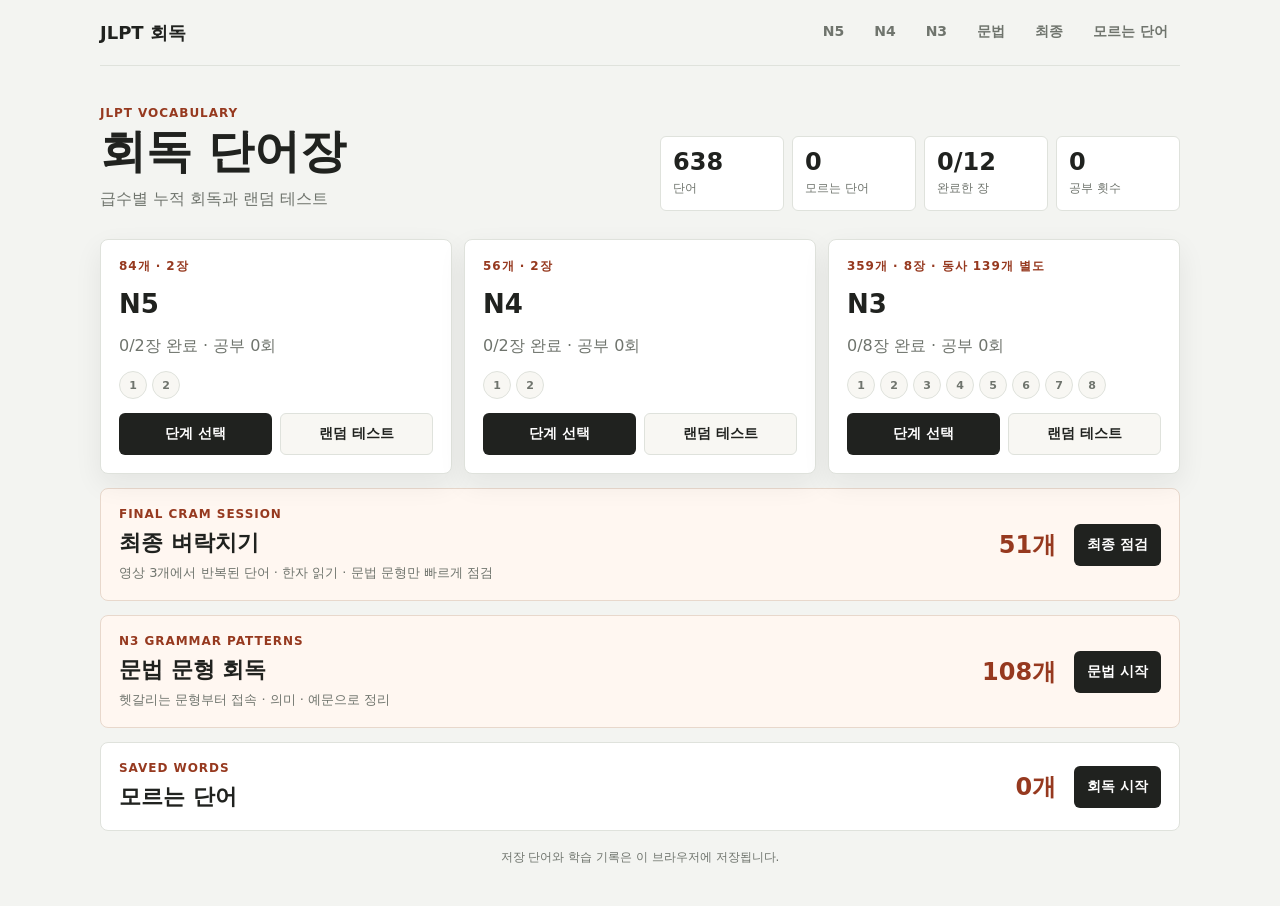
<file: index.html>
<!doctype html>
<html lang="ko">
<head>
  <meta charset="utf-8">
  <meta name="viewport" content="width=device-width, initial-scale=1">
  <title>JLPT 회독 단어장</title>
  <link rel="icon" href="data:,">
  <link rel="stylesheet" href="styles.css">
</head>
<body>
  <div class="app-shell">
    <header class="site-header">
      <a class="brand" href="./">JLPT 회독</a>
      <nav class="site-nav" aria-label="급수 이동">
        <a href="N5/">N5</a>
        <a href="N4/">N4</a>
        <a href="N3/">N3</a>
        <a href="grammar/">문법</a>
        <a href="final/">최종</a>
        <a href="review/">모르는 단어</a>
      </nav>
    </header>

    <main>
      <section class="page-intro">
        <div>
          <p class="eyebrow">JLPT VOCABULARY</p>
          <h1>회독 단어장</h1>
          <p class="intro-copy">급수별 누적 회독과 랜덤 테스트</p>
        </div>
        <div class="stats stats-four" aria-label="학습 요약">
          <div><strong id="totalWords">0</strong><span>단어</span></div>
          <div><strong id="savedWords">0</strong><span>모르는 단어</span></div>
          <div><strong id="completedWords">0/0</strong><span>완료한 장</span></div>
          <div><strong id="studyClicks">0</strong><span>공부 횟수</span></div>
        </div>
      </section>

      <section id="levelCards" class="level-grid" aria-label="급수 선택"></section>

      <a class="grammar-strip final-strip" href="final/">
        <div>
          <p class="eyebrow">FINAL CRAM SESSION</p>
          <h2>최종 벼락치기</h2>
          <p>영상 3개에서 반복된 단어 · 한자 읽기 · 문법 문형만 빠르게 점검</p>
        </div>
        <strong id="finalSessionCount">0개</strong>
        <span class="primary-link">최종 점검</span>
      </a>

      <a class="grammar-strip" href="grammar/">
        <div>
          <p class="eyebrow">N3 GRAMMAR PATTERNS</p>
          <h2>문법 문형 회독</h2>
          <p>헷갈리는 문형부터 접속 · 의미 · 예문으로 정리</p>
        </div>
        <strong id="grammarPatternCount">0개</strong>
        <span class="primary-link">문법 시작</span>
      </a>

      <a class="review-strip" href="review/">
        <div>
          <p class="eyebrow">SAVED WORDS</p>
          <h2>모르는 단어</h2>
        </div>
        <strong id="reviewCount">0개</strong>
        <span class="primary-link">회독 시작</span>
      </a>
    </main>

    <footer class="footer">저장 단어와 학습 기록은 이 브라우저에 저장됩니다.</footer>
  </div>

  <script src="data/jlpt_words_data.js"></script>
  <script src="data/jlpt_verbs_data.js"></script>
  <script src="data/jlpt_grammar_data.js"></script>
  <script src="data/jlpt_final_data.js"></script>
  <script src="scripts/core.js"></script>
  <script src="scripts/home.js"></script>
</body>
</html>
</file>
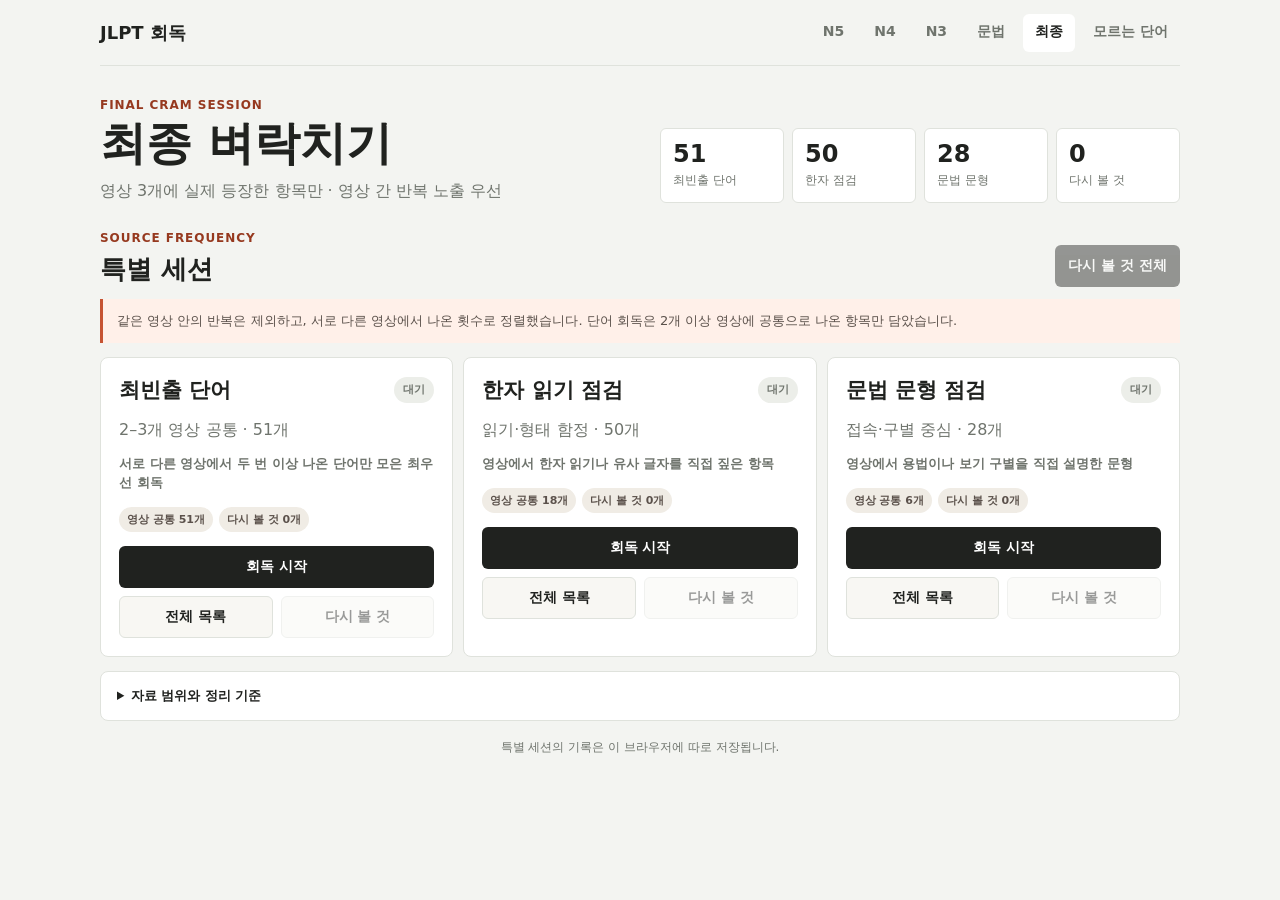
<file: final/index.html>
<!doctype html>
<html lang="ko">
<head>
  <meta charset="utf-8">
  <meta name="viewport" content="width=device-width, initial-scale=1">
  <title>최종 벼락치기 | JLPT 회독</title>
  <link rel="icon" href="data:,">
  <link rel="stylesheet" href="../styles.css">
</head>
<body>
  <div class="app-shell">
    <header class="site-header">
      <a class="brand" href="../">JLPT 회독</a>
      <nav class="site-nav" aria-label="학습 영역 이동">
        <a href="../N5/">N5</a><a href="../N4/">N4</a><a href="../N3/">N3</a><a href="../grammar/">문법</a><a class="active" href="./">최종</a><a href="../review/">모르는 단어</a>
      </nav>
    </header>

    <main aria-live="polite">
      <section class="page-intro level-intro final-intro">
        <div>
          <p class="eyebrow">FINAL CRAM SESSION</p>
          <h1>최종 벼락치기</h1>
          <p class="intro-copy">영상 3개에 실제 등장한 항목만 · 영상 간 반복 노출 우선</p>
        </div>
        <div class="stats stats-four">
          <div><strong id="finalWordCount">0</strong><span>최빈출 단어</span></div>
          <div><strong id="finalKanjiCount">0</strong><span>한자 점검</span></div>
          <div><strong id="finalGrammarCount">0</strong><span>문법 문형</span></div>
          <div><strong id="finalReviewCount">0</strong><span>다시 볼 것</span></div>
        </div>
      </section>

      <section id="finalDeckView">
        <div class="grammar-action-bar">
          <div><p class="eyebrow">SOURCE FREQUENCY</p><h2>특별 세션</h2></div>
          <button id="finalAllReviewBtn" class="test-button" type="button">다시 볼 것 전체</button>
        </div>
        <p class="grammar-guide">같은 영상 안의 반복은 제외하고, 서로 다른 영상에서 나온 횟수로 정렬했습니다. 단어 회독은 2개 이상 영상에 공통으로 나온 항목만 담았습니다.</p>
        <div id="finalDeckGrid" class="stage-grid final-deck-grid"></div>

        <details class="source-note">
          <summary>자료 범위와 정리 기준</summary>
          <p><code>파고다.rtf</code>, <code>신정원_파고다.rtf</code>, <code>이지민_시원스쿨.rtf</code>의 자동 자막을 분석했습니다. 강사가 뜻·읽기·용법을 직접 설명한 항목만 넣었고, 중복 저장된 자막은 한 번만 계산했습니다. 음성 인식만으로 원형을 확정할 수 없는 항목과 시험 안내 문장은 제외했습니다.</p>
        </details>
      </section>

      <section id="finalListView" class="word-list-view hidden">
        <div class="view-header">
          <button id="finalListBackBtn" class="text-btn" type="button">세션 목록</button>
          <div><p id="finalListMeta" class="eyebrow"></p><h2 id="finalListTitle"></h2></div>
          <button id="finalListStartBtn" class="header-action" type="button">이 세션 회독</button>
        </div>
        <div id="finalList" class="final-list"></div>
      </section>

      <section id="finalStudyView" class="card-panel hidden">
        <div class="study-topbar">
          <a class="text-btn link-btn" href="../">홈</a>
          <button id="finalStudyBackBtn" class="text-btn" type="button">세션 목록</button>
        </div>
        <div id="finalCompleteView" class="complete hidden"></div>
        <article id="finalCardView" class="word-card grammar-card">
          <div class="card-top">
            <span id="finalCardMeta" class="badge"></span>
            <span id="finalTypeBadge" class="badge count-badge"></span>
            <span id="finalFrequencyBadge" class="badge final-frequency-badge"></span>
            <span id="finalSavedBadge" class="badge saved hidden">다시 볼 것</span>
          </div>
          <div class="progress-wrap">
            <div class="progress-bar"><span id="finalProgressFill"></span></div>
            <p id="finalProgressText"></p>
          </div>
          <section class="front grammar-front">
            <p id="finalFrontLabel" class="front-label"></p>
            <h2 id="finalTerm"></h2>
          </section>
          <button id="finalRevealBtn" class="grammar-reveal-button" type="button">정답 보기</button>
          <section id="finalAnswer" class="grammar-answer hidden">
            <div class="grammar-answer-main">
              <div><span id="finalAnswerALabel">읽기</span><strong id="finalAnswerA"></strong></div>
              <div><span id="finalAnswerBLabel">뜻</span><strong id="finalAnswerB"></strong></div>
            </div>
            <div id="finalNoteBox" class="grammar-point contrast"><span id="finalNoteLabel">암기 포인트</span><p id="finalNote"></p></div>
            <div id="finalExtraBox" class="grammar-point hidden"><span id="finalExtraLabel"></span><p id="finalExtra"></p></div>
            <div id="finalExampleBox" class="grammar-example hidden">
              <span>예문</span><strong id="finalExample"></strong>
              <p id="finalExampleReading"></p><p id="finalExampleKo"></p>
            </div>
            <p id="finalSourceLine" class="final-source-line"></p>
          </section>
          <div class="decision-actions grammar-decisions">
            <button id="finalSaveBtn" class="study" type="button">다시 볼 것</button>
            <button id="finalKnownBtn" class="known" type="button">알고 있음</button>
          </div>
          <div class="nav-actions">
            <button id="finalPrevBtn" type="button">이전</button>
            <button id="finalResetBtn" type="button">처음부터</button>
            <button id="finalNextBtn" type="button">다음</button>
          </div>
          <p class="keyboard-help">Space 정답 · S 다시 볼 것 · Enter 알고 있음 · ← → 이동</p>
        </article>
      </section>
    </main>

    <footer class="footer">특별 세션의 기록은 이 브라우저에 따로 저장됩니다.</footer>
  </div>

  <script src="../data/jlpt_grammar_data.js"></script>
  <script src="../data/jlpt_final_data.js"></script>
  <script src="../scripts/final.js"></script>
</body>
</html>
</file>
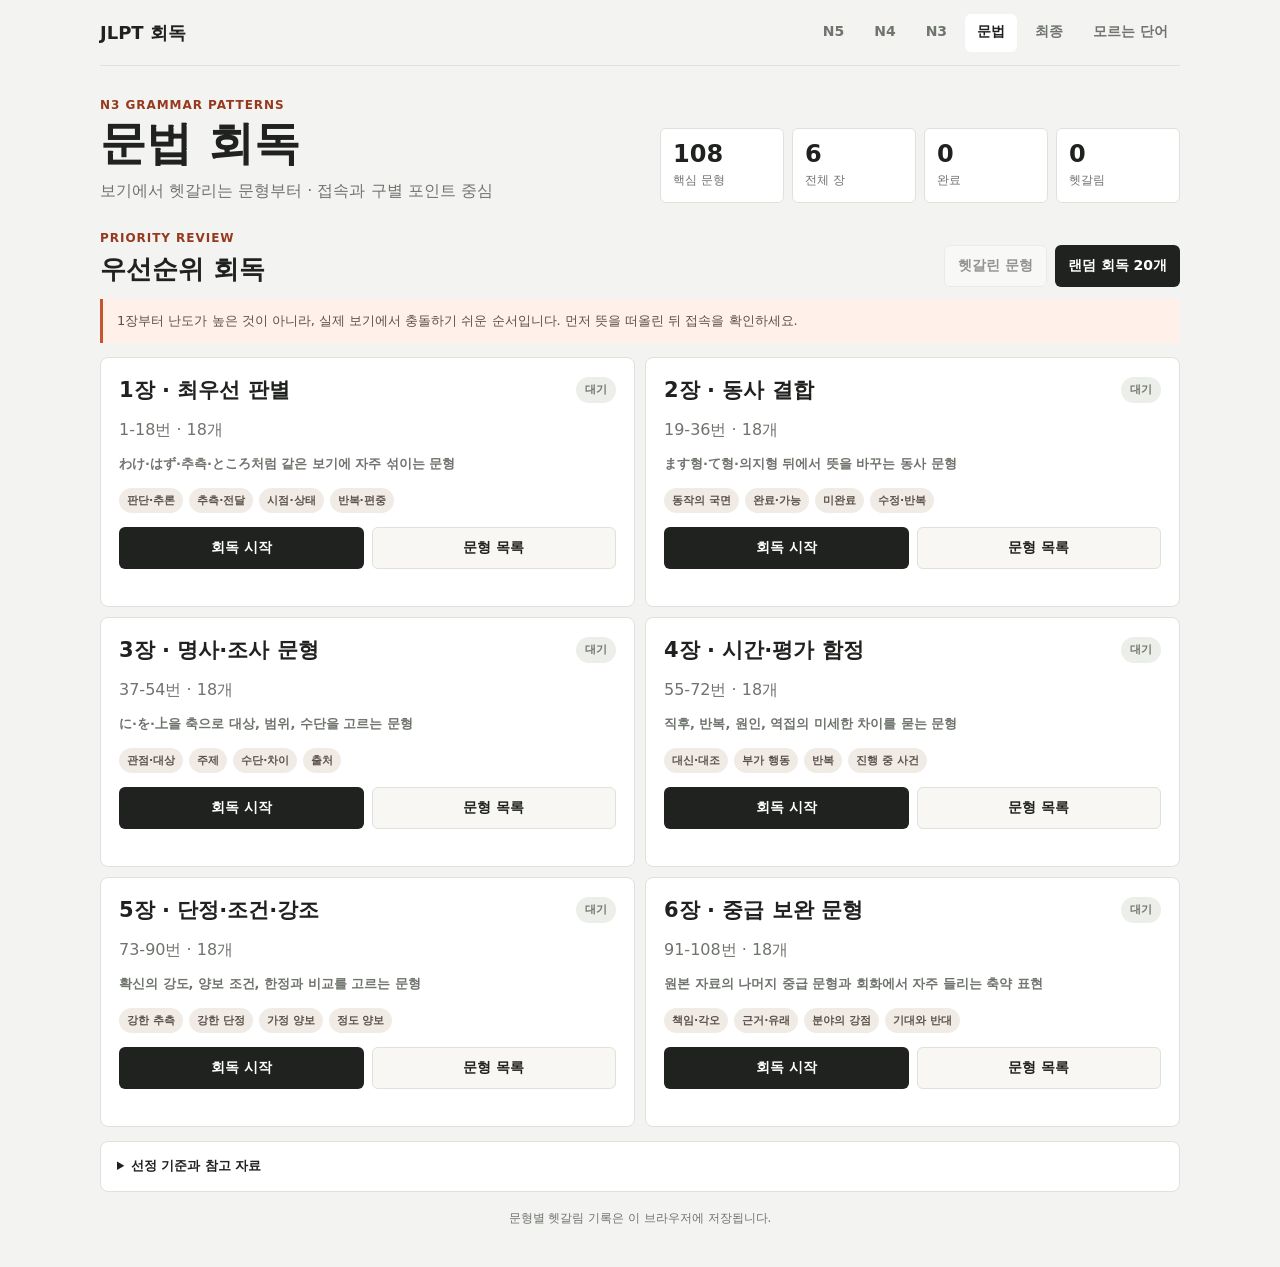
<file: grammar/index.html>
<!doctype html>
<html lang="ko">
<head>
  <meta charset="utf-8">
  <meta name="viewport" content="width=device-width, initial-scale=1">
  <title>N3 문법 회독 | JLPT 회독</title>
  <link rel="icon" href="data:,">
  <link rel="stylesheet" href="../styles.css">
</head>
<body>
  <div class="app-shell">
    <header class="site-header">
      <a class="brand" href="../">JLPT 회독</a>
      <nav class="site-nav" aria-label="학습 영역 이동">
        <a href="../N5/">N5</a><a href="../N4/">N4</a><a href="../N3/">N3</a><a class="active" href="./">문법</a><a href="../final/">최종</a><a href="../review/">모르는 단어</a>
      </nav>
    </header>

    <main aria-live="polite">
      <section class="page-intro level-intro grammar-intro">
        <div>
          <p class="eyebrow">N3 GRAMMAR PATTERNS</p>
          <h1>문법 회독</h1>
          <p class="intro-copy">보기에서 헷갈리는 문형부터 · 접속과 구별 포인트 중심</p>
        </div>
        <div class="stats stats-four">
          <div><strong id="grammarCount">0</strong><span>핵심 문형</span></div>
          <div><strong id="grammarDeckCount">0</strong><span>전체 장</span></div>
          <div><strong id="grammarCompletedCount">0</strong><span>완료</span></div>
          <div><strong id="grammarReviewCount">0</strong><span>헷갈림</span></div>
        </div>
      </section>

      <section id="deckView">
        <div class="grammar-action-bar">
          <div>
            <p class="eyebrow">PRIORITY REVIEW</p>
            <h2>우선순위 회독</h2>
          </div>
          <div class="grammar-header-actions">
            <button id="reviewGrammarBtn" class="secondary-action" type="button">헷갈린 문형</button>
            <button id="randomGrammarBtn" class="test-button" type="button">랜덤 회독 20개</button>
          </div>
        </div>
        <p class="grammar-guide">1장부터 난도가 높은 것이 아니라, 실제 보기에서 충돌하기 쉬운 순서입니다. 먼저 뜻을 떠올린 뒤 접속을 확인하세요.</p>
        <div id="grammarDeckGrid" class="stage-grid grammar-deck-grid"></div>

        <details class="source-note">
          <summary>선정 기준과 참고 자료</summary>
          <p>로컬 N3 문법 PDF 2개의 문형을 합친 뒤, N5 수준의 기본 조사·활용은 제외했습니다. JLPT는 공식 고정 문법 목록을 공개하지 않으므로 N3 문법형 선택, 문장 조립, 글 흐름 판단에 맞춰 유사 문형 판별을 우선했습니다. 예문과 설명은 학습용으로 새로 작성했습니다.</p>
          <ul>
            <li><a href="https://samplequestions.jlpt.jp/e/guideline/pdf/n3_e.pdf" target="_blank" rel="noreferrer">JLPT N3 출제 문항 구성</a></li>
            <li><a href="https://www.mlcjapanese.co.jp/n3_04_12.html" target="_blank" rel="noreferrer">MLC N3 わけではない</a></li>
            <li><a href="https://www.japanistry.com/conditionals/" target="_blank" rel="noreferrer">Japanistry 조건 표현 비교</a></li>
            <li><a href="https://nihongokyoshi-net.com/2018/07/18/jlptn3-grammar-wakedewanai/" target="_blank" rel="noreferrer">日本語NET N3 문형 자료</a></li>
          </ul>
        </details>
      </section>

      <section id="grammarListView" class="word-list-view hidden">
        <div class="view-header">
          <button id="backGrammarDeckBtn" class="text-btn" type="button">단계 목록</button>
          <div><p id="grammarListMeta" class="eyebrow"></p><h2 id="grammarListTitle"></h2></div>
          <button id="startGrammarListBtn" class="header-action" type="button">이 장 회독</button>
        </div>
        <div id="grammarList" class="grammar-list"></div>
      </section>

      <section id="grammarStudyView" class="card-panel hidden">
        <div class="study-topbar">
          <a class="text-btn link-btn" href="../">홈</a>
          <button id="studyGrammarBackBtn" class="text-btn" type="button">단계 목록</button>
        </div>
        <div id="grammarCompleteView" class="complete hidden"></div>
        <article id="grammarCardView" class="word-card grammar-card">
          <div class="card-top">
            <span id="grammarCardMeta" class="badge"></span>
            <span id="grammarFamilyBadge" class="badge count-badge"></span>
            <span id="grammarSavedBadge" class="badge saved hidden">헷갈림</span>
          </div>
          <div class="progress-wrap">
            <div class="progress-bar"><span id="grammarProgressFill"></span></div>
            <p id="grammarProgressText"></p>
          </div>
          <section class="front grammar-front">
            <p class="front-label">뜻과 접속을 먼저 떠올리기</p>
            <h2 id="grammarPattern"></h2>
            <p id="grammarType" class="grammar-front-type"></p>
          </section>
          <button id="revealGrammarBtn" class="grammar-reveal-button" type="button">뜻 · 접속 보기</button>
          <section id="grammarAnswer" class="grammar-answer hidden">
            <div class="grammar-answer-main">
              <div><span>핵심 뜻</span><strong id="grammarMeaning"></strong></div>
              <div><span>접속</span><strong id="grammarConnection"></strong></div>
            </div>
            <div class="grammar-point"><span>쓰는 감각</span><p id="grammarNuance"></p></div>
            <div class="grammar-point contrast"><span>보기 구별</span><p id="grammarContrast"></p></div>
            <div class="grammar-example">
              <span>예문</span><strong id="grammarExample"></strong>
              <p id="grammarExampleReading"></p>
              <p id="grammarExampleKo"></p>
            </div>
          </section>
          <div class="decision-actions grammar-decisions">
            <button id="confusingGrammarBtn" class="study" type="button">헷갈림</button>
            <button id="knownGrammarBtn" class="known" type="button">알고있음</button>
          </div>
          <div class="nav-actions">
            <button id="prevGrammarBtn" type="button">이전</button>
            <button id="resetGrammarBtn" type="button">처음부터</button>
            <button id="nextGrammarBtn" type="button">다음</button>
          </div>
          <p class="keyboard-help">Space 정답 · S 헷갈림 · Enter 알고있음 · ← → 이동</p>
        </article>
      </section>
    </main>

    <footer class="footer">문형별 헷갈림 기록은 이 브라우저에 저장됩니다.</footer>
  </div>

  <script src="../data/jlpt_grammar_data.js"></script>
  <script src="../scripts/grammar.js"></script>
</body>
</html>
</file>
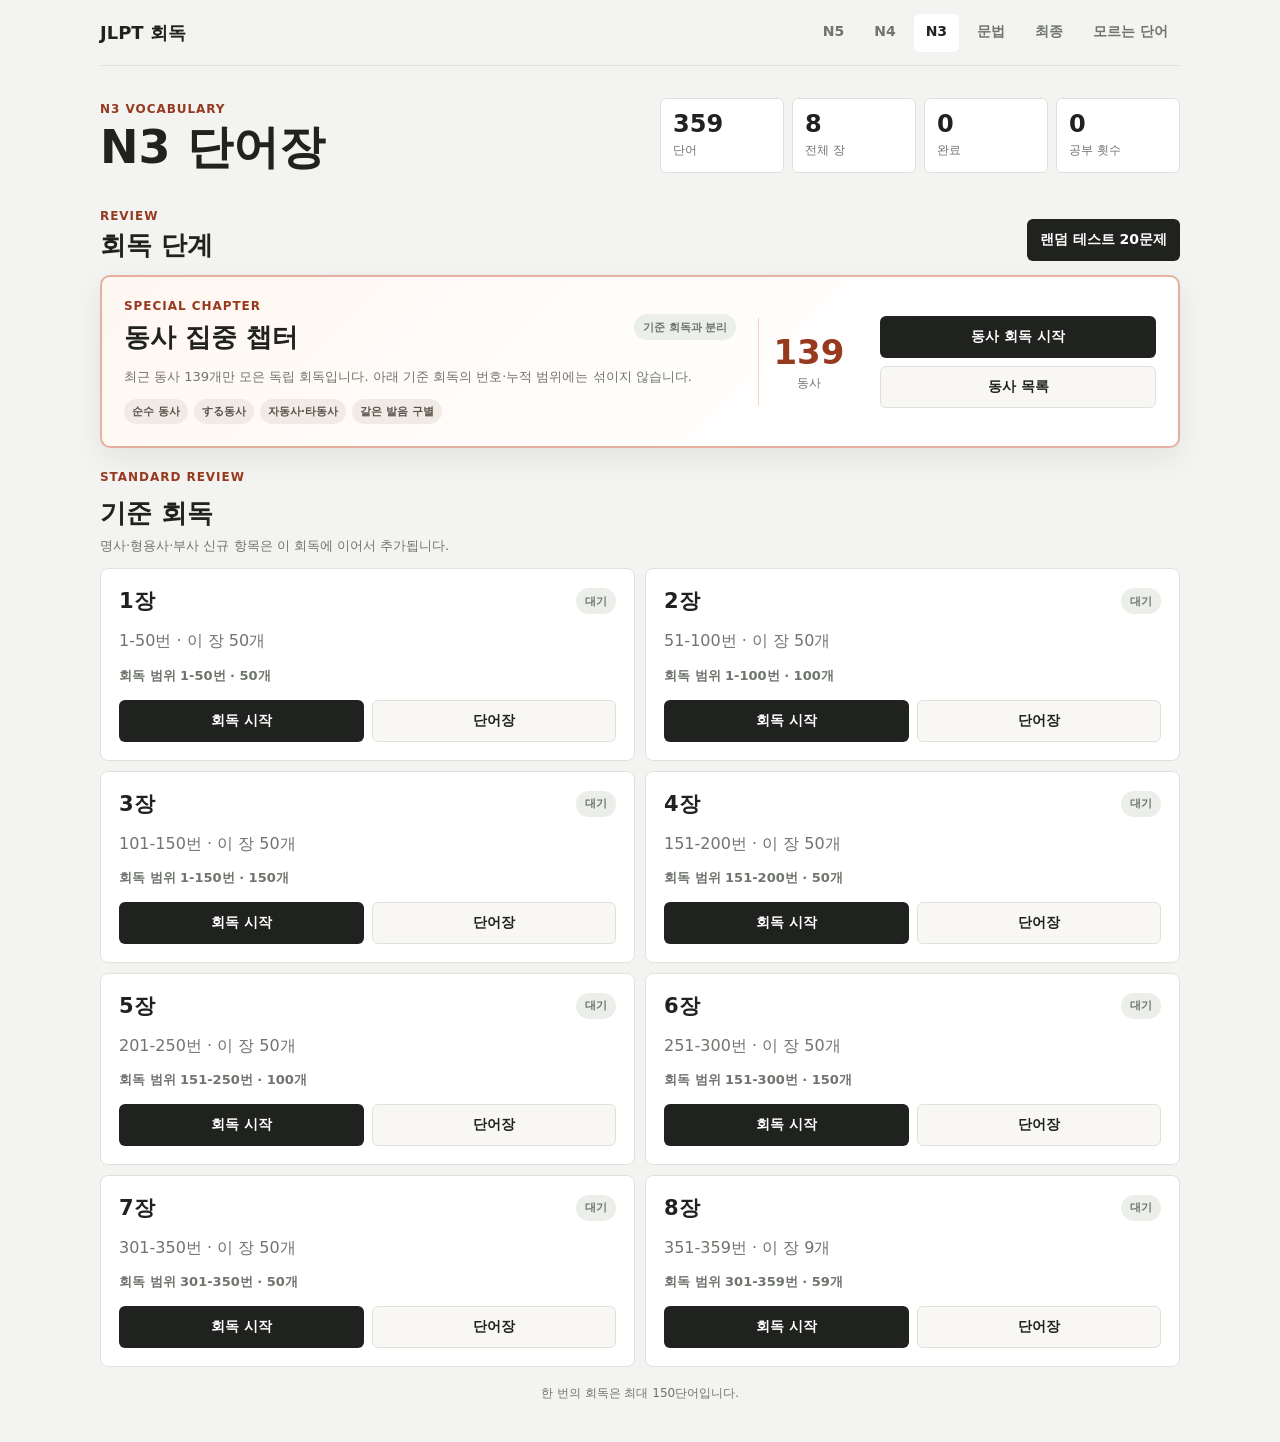
<file: N3/index.html>
<!doctype html>
<html lang="ko">
<head>
  <meta charset="utf-8">
  <meta name="viewport" content="width=device-width, initial-scale=1">
  <title>N3 단어장 | JLPT 회독</title>
  <link rel="icon" href="data:,">
  <link rel="stylesheet" href="../styles.css">
</head>
<body data-level="N3">
  <div class="app-shell">
    <header class="site-header">
      <a class="brand" href="../">JLPT 회독</a>
      <nav class="site-nav" aria-label="급수 이동">
        <a href="../N5/">N5</a><a href="../N4/">N4</a><a class="active" href="../N3/">N3</a><a href="../grammar/">문법</a><a href="../final/">최종</a><a href="../review/">모르는 단어</a>
      </nav>
    </header>
    <main aria-live="polite">
      <section class="page-intro level-intro">
        <div><p id="levelEyebrow" class="eyebrow">N3 VOCABULARY</p><h1 id="levelTitle">N3 단어장</h1></div>
        <div class="stats stats-four">
          <div><strong id="levelWordCount">0</strong><span>단어</span></div><div><strong id="levelDeckCount">0</strong><span>전체 장</span></div><div><strong id="levelCompletedCount">0</strong><span>완료</span></div><div><strong id="levelStudyCount">0</strong><span>공부 횟수</span></div>
        </div>
      </section>
      <section id="stageView">
        <div class="section-heading"><div><p class="eyebrow">REVIEW</p><h2>회독 단계</h2></div><button id="randomTestBtn" class="test-button" type="button">랜덤 테스트 20문제</button></div>
        <article id="verbChapterCard" class="special-chapter-card">
          <div class="special-chapter-copy">
            <div class="stage-card-top">
              <div><p class="eyebrow">SPECIAL CHAPTER</p><h2>동사 집중 챕터</h2></div>
              <span id="verbChapterStatus" class="status-pill">대기</span>
            </div>
            <p>최근 동사 139개만 모은 독립 회독입니다. 아래 기준 회독의 번호·누적 범위에는 섞이지 않습니다.</p>
            <div class="grammar-tags"><span>순수 동사</span><span>する동사</span><span>자동사·타동사</span><span>같은 발음 구별</span></div>
          </div>
          <div class="special-chapter-stats"><strong id="verbChapterCount">0</strong><span>동사</span></div>
          <div class="stage-actions special-chapter-actions">
            <button id="startVerbChapterBtn" type="button">동사 회독 시작</button>
            <button id="openVerbListBtn" class="secondary-action" type="button">동사 목록</button>
          </div>
        </article>
        <div class="standard-deck-heading"><p class="eyebrow">STANDARD REVIEW</p><h2>기준 회독</h2><p>명사·형용사·부사 신규 항목은 이 회독에 이어서 추가됩니다.</p></div>
        <div id="stageGrid" class="stage-grid"></div>
      </section>
      <section id="listView" class="word-list-view hidden">
        <div class="view-header"><button id="backStageBtn" class="text-btn" type="button">단계 목록</button><div><p id="listMeta" class="eyebrow"></p><h2 id="listTitle"></h2></div><button id="startListDeckBtn" class="header-action" type="button">이 장 회독</button></div>
        <div id="wordList" class="word-list"></div>
      </section>
      <section id="studyView" class="card-panel hidden"><div id="studyMount"></div></section>
    </main>
    <footer class="footer">한 번의 회독은 최대 150단어입니다.</footer>
  </div>
  <script src="../data/jlpt_words_data.js"></script><script src="../data/jlpt_verbs_data.js"></script><script src="../data/kanji_radical_data.js"></script><script src="../scripts/core.js"></script><script src="../scripts/study.js"></script><script src="../scripts/level.js"></script>
</body>
</html>
</file>
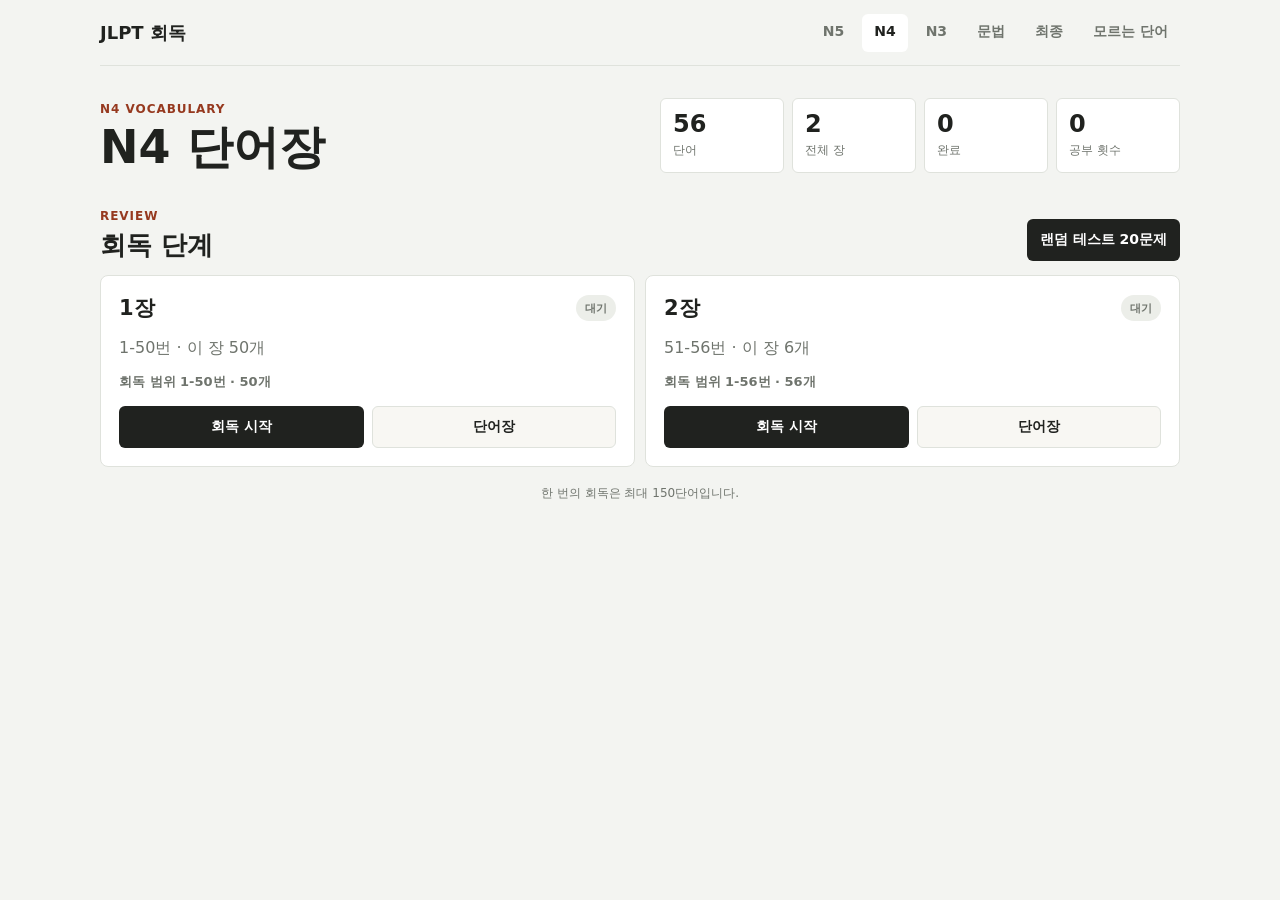
<file: N4/index.html>
<!doctype html>
<html lang="ko">
<head>
  <meta charset="utf-8">
  <meta name="viewport" content="width=device-width, initial-scale=1">
  <title>N4 단어장 | JLPT 회독</title>
  <link rel="icon" href="data:,">
  <link rel="stylesheet" href="../styles.css">
</head>
<body data-level="N4">
  <div class="app-shell">
    <header class="site-header">
      <a class="brand" href="../">JLPT 회독</a>
      <nav class="site-nav" aria-label="급수 이동">
        <a href="../N5/">N5</a><a class="active" href="../N4/">N4</a><a href="../N3/">N3</a><a href="../grammar/">문법</a><a href="../final/">최종</a><a href="../review/">모르는 단어</a>
      </nav>
    </header>
    <main aria-live="polite">
      <section class="page-intro level-intro">
        <div><p id="levelEyebrow" class="eyebrow">N4 VOCABULARY</p><h1 id="levelTitle">N4 단어장</h1></div>
        <div class="stats stats-four">
          <div><strong id="levelWordCount">0</strong><span>단어</span></div><div><strong id="levelDeckCount">0</strong><span>전체 장</span></div><div><strong id="levelCompletedCount">0</strong><span>완료</span></div><div><strong id="levelStudyCount">0</strong><span>공부 횟수</span></div>
        </div>
      </section>
      <section id="stageView">
        <div class="section-heading"><div><p class="eyebrow">REVIEW</p><h2>회독 단계</h2></div><button id="randomTestBtn" class="test-button" type="button">랜덤 테스트 20문제</button></div>
        <div id="stageGrid" class="stage-grid"></div>
      </section>
      <section id="listView" class="word-list-view hidden">
        <div class="view-header"><button id="backStageBtn" class="text-btn" type="button">단계 목록</button><div><p id="listMeta" class="eyebrow"></p><h2 id="listTitle"></h2></div><button id="startListDeckBtn" class="header-action" type="button">이 장 회독</button></div>
        <div id="wordList" class="word-list"></div>
      </section>
      <section id="studyView" class="card-panel hidden"><div id="studyMount"></div></section>
    </main>
    <footer class="footer">한 번의 회독은 최대 150단어입니다.</footer>
  </div>
  <script src="../data/jlpt_words_data.js"></script><script src="../data/jlpt_verbs_data.js"></script><script src="../data/kanji_radical_data.js"></script><script src="../scripts/core.js"></script><script src="../scripts/study.js"></script><script src="../scripts/level.js"></script>
</body>
</html>
</file>
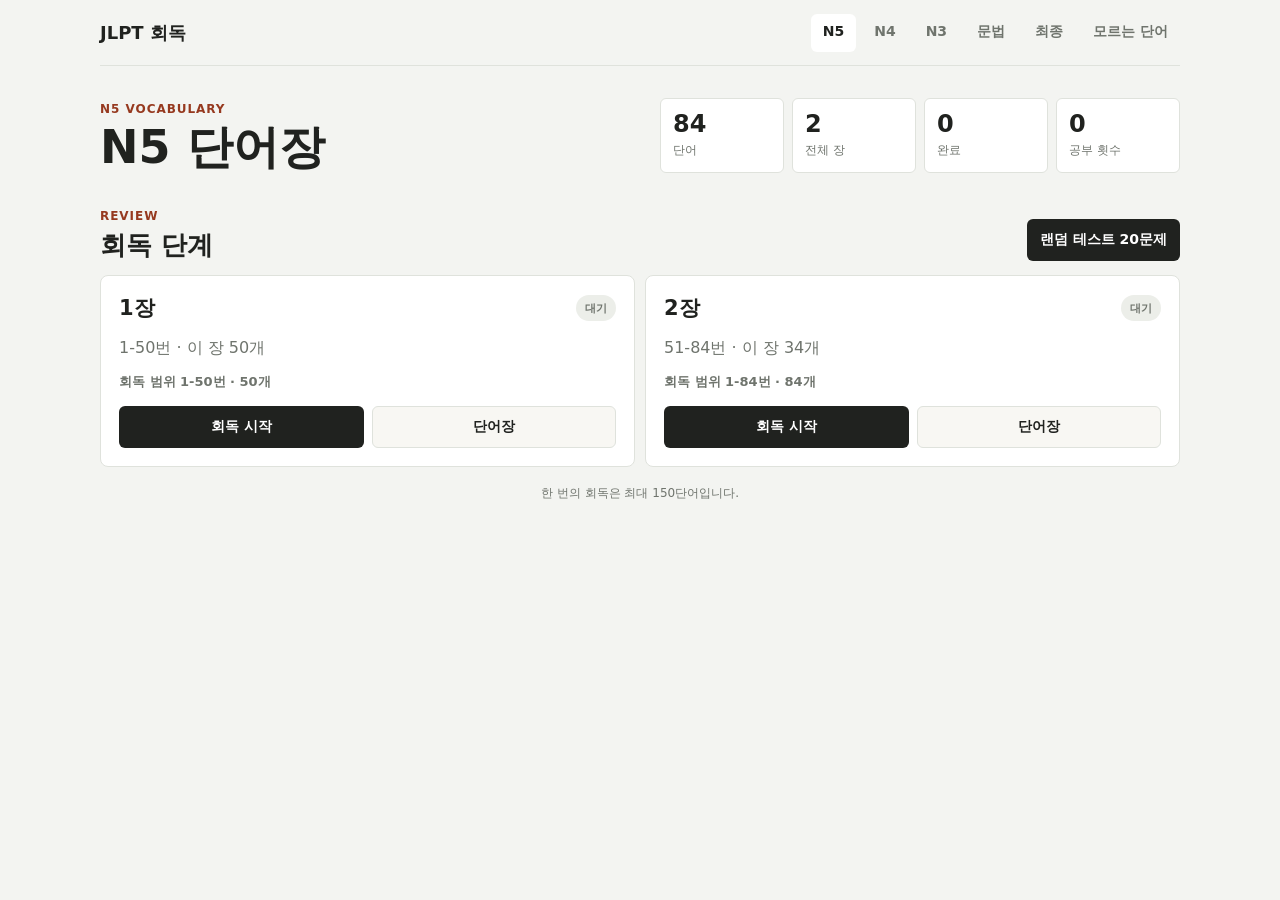
<file: N5/index.html>
<!doctype html>
<html lang="ko">
<head>
  <meta charset="utf-8">
  <meta name="viewport" content="width=device-width, initial-scale=1">
  <title>N5 단어장 | JLPT 회독</title>
  <link rel="icon" href="data:,">
  <link rel="stylesheet" href="../styles.css">
</head>
<body data-level="N5">
  <div class="app-shell">
    <header class="site-header">
      <a class="brand" href="../">JLPT 회독</a>
      <nav class="site-nav" aria-label="급수 이동">
        <a class="active" href="../N5/">N5</a><a href="../N4/">N4</a><a href="../N3/">N3</a><a href="../grammar/">문법</a><a href="../final/">최종</a><a href="../review/">모르는 단어</a>
      </nav>
    </header>
    <main aria-live="polite">
      <section class="page-intro level-intro">
        <div><p id="levelEyebrow" class="eyebrow">N5 VOCABULARY</p><h1 id="levelTitle">N5 단어장</h1></div>
        <div class="stats stats-four">
          <div><strong id="levelWordCount">0</strong><span>단어</span></div><div><strong id="levelDeckCount">0</strong><span>전체 장</span></div><div><strong id="levelCompletedCount">0</strong><span>완료</span></div><div><strong id="levelStudyCount">0</strong><span>공부 횟수</span></div>
        </div>
      </section>
      <section id="stageView">
        <div class="section-heading"><div><p class="eyebrow">REVIEW</p><h2>회독 단계</h2></div><button id="randomTestBtn" class="test-button" type="button">랜덤 테스트 20문제</button></div>
        <div id="stageGrid" class="stage-grid"></div>
      </section>
      <section id="listView" class="word-list-view hidden">
        <div class="view-header"><button id="backStageBtn" class="text-btn" type="button">단계 목록</button><div><p id="listMeta" class="eyebrow"></p><h2 id="listTitle"></h2></div><button id="startListDeckBtn" class="header-action" type="button">이 장 회독</button></div>
        <div id="wordList" class="word-list"></div>
      </section>
      <section id="studyView" class="card-panel hidden"><div id="studyMount"></div></section>
    </main>
    <footer class="footer">한 번의 회독은 최대 150단어입니다.</footer>
  </div>
  <script src="../data/jlpt_words_data.js"></script><script src="../data/jlpt_verbs_data.js"></script><script src="../data/kanji_radical_data.js"></script><script src="../scripts/core.js"></script><script src="../scripts/study.js"></script><script src="../scripts/level.js"></script>
</body>
</html>
</file>
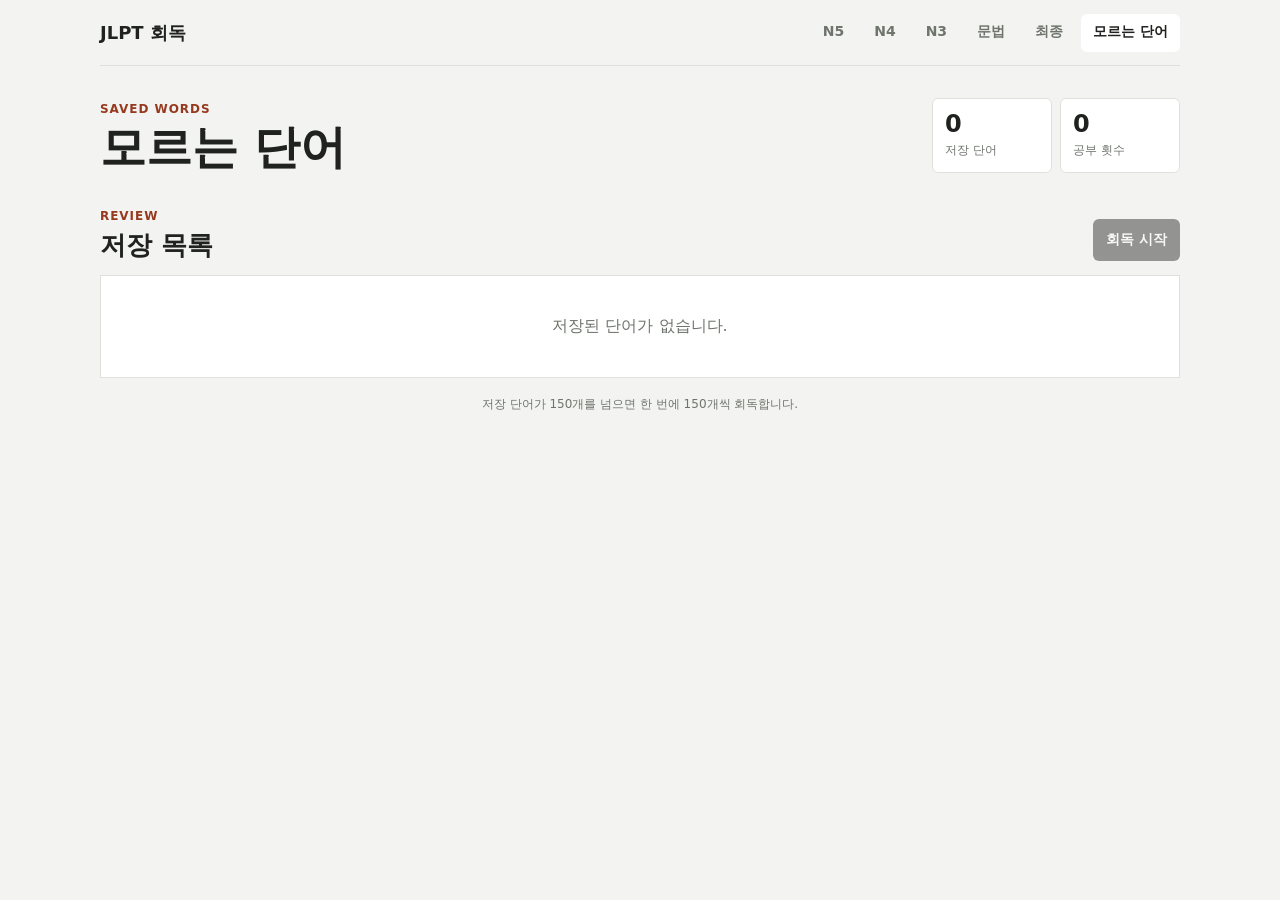
<file: review/index.html>
<!doctype html>
<html lang="ko">
<head>
  <meta charset="utf-8">
  <meta name="viewport" content="width=device-width, initial-scale=1">
  <title>모르는 단어 | JLPT 회독</title>
  <link rel="icon" href="data:,">
  <link rel="stylesheet" href="../styles.css">
</head>
<body>
  <div class="app-shell">
    <header class="site-header">
      <a class="brand" href="../">JLPT 회독</a>
      <nav class="site-nav" aria-label="급수 이동">
        <a href="../N5/">N5</a><a href="../N4/">N4</a><a href="../N3/">N3</a><a href="../grammar/">문법</a><a href="../final/">최종</a><a class="active" href="../review/">모르는 단어</a>
      </nav>
    </header>
    <main aria-live="polite">
      <section class="page-intro level-intro">
        <div><p class="eyebrow">SAVED WORDS</p><h1>모르는 단어</h1></div>
        <div class="stats stats-two"><div><strong id="reviewCount">0</strong><span>저장 단어</span></div><div><strong id="reviewStudyCount">0</strong><span>공부 횟수</span></div></div>
      </section>
      <section id="reviewView">
        <div class="section-heading"><div><p class="eyebrow">REVIEW</p><h2>저장 목록</h2></div><button id="startReviewBtn" class="test-button" type="button">회독 시작</button></div>
        <div id="wordList" class="word-list"></div>
      </section>
      <section id="studyView" class="card-panel hidden"><div id="studyMount"></div></section>
    </main>
    <footer class="footer">저장 단어가 150개를 넘으면 한 번에 150개씩 회독합니다.</footer>
  </div>
  <script src="../data/jlpt_words_data.js"></script><script src="../data/jlpt_verbs_data.js"></script><script src="../data/kanji_radical_data.js"></script><script src="../scripts/core.js"></script><script src="../scripts/study.js"></script><script src="../scripts/review.js"></script>
</body>
</html>
</file>
<file: styles.css>
:root {
  color-scheme: light;
  --bg: #f3f4f1;
  --surface: #ffffff;
  --surface-alt: #f8f7f3;
  --ink: #20221f;
  --muted: #6f746d;
  --line: #dfe2dc;
  --accent: #c65332;
  --accent-dark: #96391f;
  --accent-soft: #fff0e9;
  --good: #277451;
  --good-soft: #e8f4ee;
  --info: #27677d;
  --info-soft: #e8f3f7;
  --shadow: 0 10px 28px rgba(32, 34, 31, 0.07);
}

* {
  box-sizing: border-box;
}

html {
  background: var(--bg);
}

body {
  margin: 0;
  min-width: 320px;
  min-height: 100vh;
  color: var(--ink);
  background: var(--bg);
  font-family: "Hiragino Sans", "Apple SD Gothic Neo", "Noto Sans CJK KR", system-ui, sans-serif;
}

a {
  color: inherit;
  text-decoration: none;
}

button {
  border: 0;
  cursor: pointer;
  font: inherit;
}

button:disabled {
  cursor: not-allowed;
  opacity: 0.45;
}

.app-shell {
  width: min(1080px, calc(100% - 32px));
  margin: 0 auto;
  padding: 0 0 40px;
}

.site-header {
  display: flex;
  min-height: 66px;
  align-items: center;
  justify-content: space-between;
  gap: 24px;
  border-bottom: 1px solid var(--line);
}

.brand {
  flex: 0 0 auto;
  font-size: 18px;
  font-weight: 900;
}

.site-nav {
  display: flex;
  align-items: center;
  gap: 6px;
}

.site-nav a {
  min-height: 38px;
  padding: 9px 12px;
  border-radius: 6px;
  color: var(--muted);
  font-size: 14px;
  font-weight: 800;
  white-space: nowrap;
}

.site-nav a:hover,
.site-nav a.active {
  color: var(--ink);
  background: var(--surface);
}

.page-intro {
  display: grid;
  grid-template-columns: minmax(0, 1fr) minmax(420px, 520px);
  gap: 28px;
  align-items: end;
  padding: 40px 0 28px;
}

.level-intro {
  padding-top: 32px;
}

.eyebrow {
  margin: 0 0 7px;
  color: var(--accent-dark);
  font-size: 12px;
  font-weight: 900;
  letter-spacing: 0.08em;
}

h1,
h2,
h3,
p {
  overflow-wrap: anywhere;
}

h1 {
  margin: 0;
  font-size: 46px;
  line-height: 1.08;
  letter-spacing: 0;
}

.intro-copy {
  margin: 10px 0 0;
  color: var(--muted);
  line-height: 1.5;
}

.stats {
  display: grid;
  gap: 8px;
}

.stats-four {
  grid-template-columns: repeat(4, minmax(0, 1fr));
}

.stats-two {
  grid-template-columns: repeat(2, minmax(120px, 1fr));
  max-width: 300px;
  justify-self: end;
}

.stats div {
  min-width: 0;
  padding: 13px 12px;
  border: 1px solid var(--line);
  border-radius: 6px;
  background: var(--surface);
}

.stats strong,
.stats span {
  display: block;
}

.stats strong {
  font-size: 24px;
  line-height: 1;
}

.stats span {
  margin-top: 6px;
  color: var(--muted);
  font-size: 12px;
}

.level-grid {
  display: grid;
  grid-template-columns: repeat(3, minmax(0, 1fr));
  gap: 12px;
}

.level-card,
.stage-card {
  display: grid;
  align-content: start;
  gap: 14px;
  min-width: 0;
  padding: 18px;
  border: 1px solid var(--line);
  border-radius: 8px;
  background: var(--surface);
  box-shadow: var(--shadow);
}

.level-card h2,
.section-heading h2,
.word-list-view h2 {
  margin: 0;
  font-size: 26px;
  line-height: 1.2;
}

.level-card p,
.stage-card p {
  margin: 0;
}

.level-card-meta,
.stage-subtext,
.stage-detail {
  color: var(--muted);
  line-height: 1.45;
}

.stage-detail {
  font-size: 13px;
  font-weight: 800;
}

.mini-status-row {
  display: flex;
  flex-wrap: wrap;
  gap: 5px;
  min-height: 28px;
}

.mini-status {
  display: inline-grid;
  width: 28px;
  height: 28px;
  place-items: center;
  border: 1px solid var(--line);
  border-radius: 50%;
  color: var(--muted);
  background: var(--surface-alt);
  font-size: 11px;
  font-weight: 900;
}

.mini-status.completed {
  border-color: var(--good);
  color: #fff;
  background: var(--good);
}

.mini-status.running {
  border-color: var(--info);
  color: #fff;
  background: var(--info);
}

.card-actions,
.stage-actions {
  display: grid;
  grid-template-columns: repeat(2, minmax(0, 1fr));
  gap: 8px;
}

.primary-link,
.secondary-link,
.link-btn,
.header-action,
.text-btn,
.test-button,
.stage-actions button {
  display: inline-flex;
  min-height: 42px;
  align-items: center;
  justify-content: center;
  padding: 0 13px;
  border-radius: 6px;
  font-size: 14px;
  font-weight: 900;
  text-align: center;
}

.primary-link,
.header-action,
.test-button,
.stage-actions button {
  color: #fff;
  background: var(--ink);
}

.secondary-link,
.text-btn,
.stage-actions .secondary-action {
  border: 1px solid var(--line);
  color: var(--ink);
  background: var(--surface-alt);
}

.review-strip,
.grammar-strip {
  display: grid;
  grid-template-columns: minmax(0, 1fr) auto auto;
  gap: 18px;
  align-items: center;
  margin-top: 14px;
  padding: 18px;
  border: 1px solid var(--line);
  border-radius: 8px;
  background: var(--surface);
}

.final-strip {
  border-color: rgba(198, 83, 50, 0.45);
  background: linear-gradient(135deg, #fff0e9 0%, #fffaf6 100%);
}

.final-strip p:not(.eyebrow) {
  margin: 6px 0 0;
  color: var(--muted);
  font-size: 13px;
}

.review-strip h2,
.grammar-strip h2 {
  margin: 0;
  font-size: 22px;
}

.review-strip > strong,
.grammar-strip > strong {
  color: var(--accent-dark);
  font-size: 24px;
}

.grammar-strip {
  margin-top: 14px;
  border-color: #e8d8cc;
  background: #fff7f1;
}

.grammar-strip p:not(.eyebrow) {
  margin: 6px 0 0;
  color: var(--muted);
  font-size: 13px;
}

.section-heading {
  display: flex;
  align-items: end;
  justify-content: space-between;
  gap: 18px;
  margin-bottom: 14px;
  padding-top: 8px;
}

.stage-grid {
  display: grid;
  grid-template-columns: repeat(2, minmax(0, 1fr));
  gap: 10px;
}

.special-chapter-card {
  display: grid;
  grid-template-columns: minmax(0, 1fr) auto minmax(220px, 0.45fr);
  gap: 22px;
  align-items: center;
  margin-bottom: 22px;
  padding: 22px;
  border: 2px solid rgba(198, 83, 50, 0.45);
  border-radius: 10px;
  background: linear-gradient(135deg, #fff7f1 0%, #ffffff 70%);
  box-shadow: var(--shadow);
}

.special-chapter-card.running {
  border-color: var(--info);
  background: linear-gradient(135deg, var(--info-soft) 0%, #ffffff 70%);
}

.special-chapter-card.completed {
  border-color: var(--good);
  background: linear-gradient(135deg, var(--good-soft) 0%, #ffffff 70%);
}

.special-chapter-card.running .status-pill {
  color: #fff;
  background: var(--info);
}

.special-chapter-card.completed .status-pill {
  color: #fff;
  background: var(--good);
}

.special-chapter-copy {
  display: grid;
  gap: 12px;
}

.special-chapter-copy h2,
.standard-deck-heading h2 {
  margin: 0;
  font-size: 26px;
}

.special-chapter-copy p:not(.eyebrow),
.standard-deck-heading > p:last-child {
  margin: 0;
  color: var(--muted);
  font-size: 13px;
  line-height: 1.55;
}

.special-chapter-stats {
  min-width: 92px;
  padding: 14px;
  border-left: 1px solid rgba(198, 83, 50, 0.25);
  text-align: center;
}

.special-chapter-stats strong,
.special-chapter-stats span {
  display: block;
}

.special-chapter-stats strong {
  color: var(--accent-dark);
  font-size: 34px;
}

.special-chapter-stats span {
  margin-top: 3px;
  color: var(--muted);
  font-size: 12px;
}

.special-chapter-actions {
  grid-template-columns: 1fr;
}

.standard-deck-heading {
  display: grid;
  gap: 5px;
  margin: 0 0 12px;
}

.stage-card {
  box-shadow: none;
}

.stage-card.completed {
  border-color: rgba(39, 116, 81, 0.42);
  background: var(--good-soft);
}

.stage-card.running {
  border-color: rgba(39, 103, 125, 0.44);
  background: var(--info-soft);
}

.stage-card-top {
  display: flex;
  align-items: center;
  justify-content: space-between;
  gap: 10px;
}

.stage-card h3 {
  margin: 0;
  font-size: 21px;
}

.status-pill {
  display: inline-flex;
  min-height: 26px;
  align-items: center;
  padding: 0 9px;
  border-radius: 999px;
  color: var(--muted);
  background: #eceee9;
  font-size: 11px;
  font-weight: 900;
  white-space: nowrap;
}

.stage-card.completed .status-pill {
  color: #fff;
  background: var(--good);
}

.stage-card.running .status-pill {
  color: #fff;
  background: var(--info);
}

.word-list-view {
  padding-top: 8px;
}

.view-header {
  display: grid;
  grid-template-columns: auto minmax(0, 1fr) auto;
  gap: 12px;
  align-items: center;
  margin-bottom: 12px;
}

.word-list {
  border-top: 1px solid var(--line);
  background: var(--surface);
}

.word-list-row {
  display: grid;
  grid-template-columns: minmax(150px, 0.9fr) minmax(150px, 0.8fr) minmax(240px, 1.5fr);
  gap: 16px;
  align-items: start;
  padding: 13px 14px;
  border-right: 1px solid var(--line);
  border-bottom: 1px solid var(--line);
  border-left: 1px solid var(--line);
}

.word-list-row > div {
  display: grid;
  gap: 4px;
  min-width: 0;
}

.word-list-row strong {
  font-size: 20px;
  line-height: 1.25;
}

.word-list-row span,
.word-list-row small {
  color: var(--muted);
  line-height: 1.45;
}

.word-list-row p {
  margin: 0;
  font-weight: 900;
}

.study-history {
  color: var(--accent-dark) !important;
  font-weight: 900;
}

.empty-state {
  margin: 0;
  padding: 40px 18px;
  border: 1px solid var(--line);
  border-top: 0;
  color: var(--muted);
  text-align: center;
}

.card-panel {
  min-height: 620px;
  padding: 22px;
  border: 1px solid var(--line);
  border-radius: 8px;
  background: var(--surface);
  box-shadow: var(--shadow);
}

.study-topbar {
  display: flex;
  justify-content: flex-end;
  gap: 8px;
  margin-bottom: 14px;
}

.word-card {
  display: grid;
  gap: 18px;
}

.card-top,
.progress-wrap,
.primary-actions,
.decision-actions,
.nav-actions,
.complete-actions {
  display: flex;
  align-items: center;
  gap: 8px;
}

.card-top {
  flex-wrap: wrap;
}

.card-top .badge.saved {
  margin-left: auto;
}

.progress-wrap {
  justify-content: space-between;
  color: var(--muted);
  font-size: 12px;
  font-weight: 900;
}

.progress-wrap p {
  margin: 0;
}

.badge {
  display: inline-flex;
  min-height: 30px;
  align-items: center;
  padding: 0 10px;
  border-radius: 999px;
  color: #584b42;
  background: #ece8e1;
  font-size: 12px;
  font-weight: 900;
}

.badge.saved {
  color: #fff;
  background: var(--accent);
}

.count-badge {
  color: var(--accent-dark);
  background: var(--accent-soft);
}

.progress-bar {
  flex: 1;
  height: 8px;
  overflow: hidden;
  border-radius: 999px;
  background: #e5e7e2;
}

.progress-bar span {
  display: block;
  width: 0;
  height: 100%;
  border-radius: inherit;
  background: var(--accent);
  transition: width 160ms ease;
}

.front {
  display: grid;
  min-height: 220px;
  place-items: center;
  align-content: center;
  padding: 36px 18px;
  border: 1px solid var(--line);
  border-radius: 8px;
  background: var(--surface-alt);
}

.front-label {
  margin: 0;
  color: var(--muted);
  font-size: 13px;
  font-weight: 800;
}

.front h2 {
  max-width: 100%;
  margin: 10px 0 0;
  font-size: 64px;
  line-height: 1.14;
  letter-spacing: 0;
  text-align: center;
  word-break: keep-all;
  overflow-wrap: anywhere;
}

.reveals {
  display: grid;
  grid-template-columns: repeat(2, minmax(0, 1fr));
  gap: 10px;
}

.answer-box {
  min-width: 0;
  min-height: 96px;
  padding: 16px;
  border: 1px solid var(--line);
  border-radius: 8px;
  background: var(--surface-alt);
}

.answer-box span {
  display: block;
  margin-bottom: 7px;
  color: var(--muted);
  font-size: 12px;
  font-weight: 900;
}

.answer-box strong {
  display: block;
  font-size: 27px;
  line-height: 1.3;
  overflow-wrap: anywhere;
}

.answer-box.pending strong {
  color: #8b8f88;
  font-size: 15px;
  font-weight: 700;
}

.extra-info {
  display: grid;
  gap: 8px;
  padding: 15px 16px;
  border: 1px solid #e8d8cc;
  border-radius: 8px;
  color: #5b514b;
  background: #fff7f1;
  font-size: 14px;
  line-height: 1.6;
}

.extra-info p {
  margin: 0;
}

.radical-analysis {
  display: grid;
  gap: 9px;
}

.radical-analysis h3 {
  margin: 4px 0 0;
  color: var(--ink);
  font-size: 16px;
}

.radical-summary {
  color: #315e51;
  font-weight: 800;
}

.radical-list {
  border-top: 1px solid rgba(49, 94, 81, 0.2);
}

.radical-row {
  display: grid;
  gap: 7px;
  padding: 10px 0;
  border-bottom: 1px solid rgba(49, 94, 81, 0.18);
}

.radical-title {
  display: flex;
  align-items: baseline;
  gap: 9px;
}

.radical-title strong {
  color: #234f43;
  font-size: 23px;
}

.radical-title span {
  font-weight: 900;
}

.component-list {
  display: flex;
  flex-wrap: wrap;
  gap: 7px;
}

.component-token {
  display: grid;
  max-width: 190px;
  gap: 2px;
  padding: 7px 9px;
  border: 1px solid rgba(49, 94, 81, 0.2);
  border-radius: 6px;
  background: rgba(255, 255, 255, 0.72);
}

.component-token b {
  color: #234f43;
  font-size: 19px;
}

.component-token em {
  color: var(--ink);
  font-size: 11px;
  font-style: normal;
  font-weight: 900;
}

.component-token small {
  color: var(--muted);
  font-size: 11px;
  line-height: 1.35;
}

.radical-token {
  border-color: rgba(198, 83, 50, 0.4);
}

.radical-token::after {
  content: "대표 부수";
  color: var(--accent-dark);
  font-size: 10px;
  font-weight: 900;
}

.primary-actions,
.decision-actions {
  display: grid;
  grid-template-columns: repeat(2, minmax(0, 1fr));
}

.primary-actions button,
.decision-actions button {
  min-height: 54px;
  border-radius: 7px;
  font-size: 16px;
  font-weight: 900;
}

.primary-actions .secondary {
  border: 1px solid #edcdbf;
  color: var(--accent-dark);
  background: var(--accent-soft);
}

.decision-actions .study {
  color: #fff;
  background: var(--accent);
}

.decision-actions .known {
  color: #fff;
  background: var(--good);
}

.nav-actions,
.complete-actions {
  flex-wrap: wrap;
  justify-content: center;
}

.nav-actions button,
.complete-actions button {
  min-height: 40px;
  padding: 0 13px;
  border: 1px solid var(--line);
  border-radius: 6px;
  color: var(--ink);
  background: var(--surface-alt);
  font-size: 13px;
  font-weight: 900;
}

.complete {
  display: grid;
  min-height: 500px;
  place-items: center;
  align-content: center;
  text-align: center;
}

.complete h2 {
  margin: 0;
  font-size: 42px;
}

.complete > p:not(.eyebrow) {
  max-width: 560px;
  margin: 12px auto 0;
  color: var(--muted);
  line-height: 1.6;
}

.complete-actions {
  display: flex;
  margin-top: 20px;
}

.grammar-action-bar {
  display: flex;
  align-items: end;
  justify-content: space-between;
  gap: 18px;
  margin-bottom: 12px;
}

.grammar-action-bar h2 {
  margin: 0;
  font-size: 26px;
}

.grammar-header-actions {
  display: flex;
  gap: 8px;
}

.grammar-header-actions button {
  min-height: 42px;
  padding: 0 13px;
  border-radius: 6px;
  font-size: 14px;
  font-weight: 900;
}

.grammar-header-actions .secondary-action {
  border: 1px solid var(--line);
  color: var(--ink);
  background: var(--surface);
}

.grammar-guide {
  margin: 0 0 14px;
  padding: 12px 14px;
  border-left: 3px solid var(--accent);
  color: #5b514b;
  background: var(--accent-soft);
  font-size: 13px;
  line-height: 1.55;
}

.grammar-deck-card {
  min-height: 250px;
}

.final-deck-grid {
  grid-template-columns: repeat(3, minmax(0, 1fr));
}

.final-deck-card {
  min-height: 278px;
}

.final-stage-actions {
  grid-template-columns: repeat(2, minmax(0, 1fr));
}

.final-stage-actions button:first-child {
  grid-column: 1 / -1;
}

.final-list {
  border-top: 1px solid var(--line);
  background: var(--surface);
}

.final-list-row {
  display: grid;
  grid-template-columns: minmax(190px, 0.75fr) minmax(180px, 0.75fr) minmax(280px, 1.4fr);
  gap: 18px;
  padding: 15px 16px;
  border-right: 1px solid var(--line);
  border-bottom: 1px solid var(--line);
  border-left: 1px solid var(--line);
}

.final-list-row > div {
  display: grid;
  align-content: start;
  gap: 5px;
  min-width: 0;
}

.final-list-row strong {
  font-size: 19px;
  line-height: 1.4;
}

.final-list-row span,
.final-list-row p {
  margin: 0;
  color: var(--muted);
  font-size: 13px;
  line-height: 1.55;
}

.final-list-source {
  color: var(--info) !important;
  font-size: 11px !important;
  font-weight: 900;
}

.final-frequency-badge {
  color: var(--info);
  background: var(--info-soft);
}

.final-frequency-badge.top {
  color: #fff;
  background: var(--accent);
}

.final-source-line {
  margin: 0;
  color: var(--info);
  font-size: 12px;
  font-weight: 900;
}

.source-note code {
  color: var(--ink);
  font-size: 12px;
}

.grammar-tags {
  display: flex;
  flex-wrap: wrap;
  gap: 6px;
}

.grammar-tags span {
  padding: 5px 8px;
  border-radius: 999px;
  color: #5b514b;
  background: #f0ece5;
  font-size: 11px;
  font-weight: 800;
}

.source-note {
  margin-top: 14px;
  padding: 14px 16px;
  border: 1px solid var(--line);
  border-radius: 8px;
  color: var(--muted);
  background: var(--surface);
  font-size: 13px;
  line-height: 1.6;
}

.source-note summary {
  color: var(--ink);
  cursor: pointer;
  font-weight: 900;
}

.source-note a {
  color: var(--info);
  text-decoration: underline;
}

.grammar-list {
  border-top: 1px solid var(--line);
  background: var(--surface);
}

.grammar-list-row {
  display: grid;
  grid-template-columns: minmax(180px, 0.7fr) minmax(260px, 1.1fr) minmax(280px, 1.2fr);
  gap: 18px;
  padding: 15px 16px;
  border-right: 1px solid var(--line);
  border-bottom: 1px solid var(--line);
  border-left: 1px solid var(--line);
}

.grammar-list-row > div {
  display: grid;
  align-content: start;
  gap: 5px;
}

.grammar-list-row strong {
  font-size: 18px;
  line-height: 1.4;
}

.grammar-list-row span,
.grammar-list-row p {
  margin: 0;
  color: var(--muted);
  font-size: 13px;
  line-height: 1.5;
}

.grammar-list-meta {
  color: var(--accent-dark) !important;
  font-size: 11px !important;
  font-weight: 900;
}

.grammar-front {
  min-height: 200px;
}

.grammar-front h2 {
  font-size: clamp(38px, 7vw, 66px);
}

.grammar-front-type {
  margin: 12px 0 0;
  color: var(--muted);
  font-size: 13px;
  font-weight: 800;
}

.grammar-reveal-button {
  min-height: 54px;
  border: 1px solid #edcdbf;
  border-radius: 7px;
  color: var(--accent-dark);
  background: var(--accent-soft);
  font-size: 16px;
  font-weight: 900;
}

.grammar-answer {
  display: grid;
  gap: 10px;
}

.grammar-answer-main {
  display: grid;
  grid-template-columns: minmax(0, 0.9fr) minmax(0, 1.35fr);
  gap: 10px;
}

.grammar-answer-main > div,
.grammar-point,
.grammar-example {
  padding: 15px 16px;
  border: 1px solid var(--line);
  border-radius: 8px;
  background: var(--surface-alt);
}

.grammar-answer span {
  display: block;
  margin-bottom: 7px;
  color: var(--muted);
  font-size: 11px;
  font-weight: 900;
}

.grammar-answer-main strong {
  display: block;
  font-size: 18px;
  line-height: 1.45;
}

.grammar-point p,
.grammar-example p {
  margin: 0;
  line-height: 1.6;
}

.grammar-point.contrast {
  border-color: #e8d8cc;
  color: #5b514b;
  background: #fff7f1;
}

.grammar-example {
  border-color: rgba(39, 116, 81, 0.25);
  background: var(--good-soft);
}

.grammar-example strong {
  display: block;
  margin-bottom: 7px;
  font-size: 21px;
  line-height: 1.55;
}

.grammar-example p:first-of-type {
  color: #315e51;
  font-size: 14px;
}

.grammar-example p:last-child {
  margin-top: 4px;
  color: var(--muted);
}

.keyboard-help {
  margin: -6px 0 0;
  color: var(--muted);
  font-size: 11px;
  text-align: center;
}

.footer {
  margin-top: 18px;
  color: var(--muted);
  font-size: 12px;
  text-align: center;
}

.hidden {
  display: none !important;
}

@media (max-width: 760px) {
  .app-shell {
    width: 100%;
    padding: 0 10px 32px;
  }

  .site-header {
    display: grid;
    gap: 7px;
    padding: 12px 0;
  }

  .site-nav {
    display: grid;
    grid-template-columns: repeat(3, minmax(0, 1fr));
    gap: 4px;
  }

  .site-nav a {
    padding: 9px 4px;
    font-size: 12px;
    text-align: center;
    white-space: normal;
  }

  .page-intro {
    grid-template-columns: 1fr;
    gap: 18px;
    padding: 26px 0 20px;
  }

  h1 {
    font-size: 37px;
  }

  .stats,
  .stats-two {
    width: 100%;
    max-width: none;
    justify-self: stretch;
  }

  .stats-four {
    grid-template-columns: repeat(2, minmax(0, 1fr));
  }

  .stats div {
    padding: 11px 8px;
  }

  .stats strong {
    font-size: 20px;
  }

  .level-grid,
  .stage-grid,
  .final-deck-grid {
    grid-template-columns: 1fr;
  }

  .special-chapter-card {
    grid-template-columns: 1fr auto;
    gap: 14px;
    padding: 17px;
  }

  .special-chapter-actions {
    grid-column: 1 / -1;
    grid-template-columns: repeat(2, minmax(0, 1fr));
  }

  .special-chapter-stats {
    padding: 8px 0 8px 12px;
  }

  .review-strip,
  .grammar-strip {
    grid-template-columns: minmax(0, 1fr) auto;
  }

  .review-strip .primary-link,
  .grammar-strip .primary-link {
    grid-column: 1 / -1;
  }

  .section-heading {
    align-items: stretch;
  }

  .section-heading .test-button {
    max-width: 160px;
  }

  .view-header {
    grid-template-columns: 1fr;
    align-items: stretch;
  }

  .word-list-row {
    grid-template-columns: 1fr;
    gap: 7px;
  }

  .grammar-list-row {
    grid-template-columns: 1fr;
    gap: 10px;
  }

  .final-list-row {
    grid-template-columns: 1fr;
    gap: 10px;
  }

  .grammar-action-bar {
    align-items: stretch;
    flex-direction: column;
  }

  .grammar-header-actions {
    display: grid;
    grid-template-columns: repeat(2, minmax(0, 1fr));
  }

  .grammar-answer-main {
    grid-template-columns: 1fr;
  }

  .card-panel {
    min-height: 0;
    padding: 14px 10px;
  }

  .study-topbar .text-btn,
  .study-topbar .link-btn {
    flex: 1;
  }

  .reveals {
    grid-template-columns: 1fr;
  }

  .front {
    min-height: 180px;
    padding: 30px 10px;
  }

  .front h2 {
    font-size: 44px;
  }

  .answer-box strong {
    font-size: 23px;
  }
}
</file>
